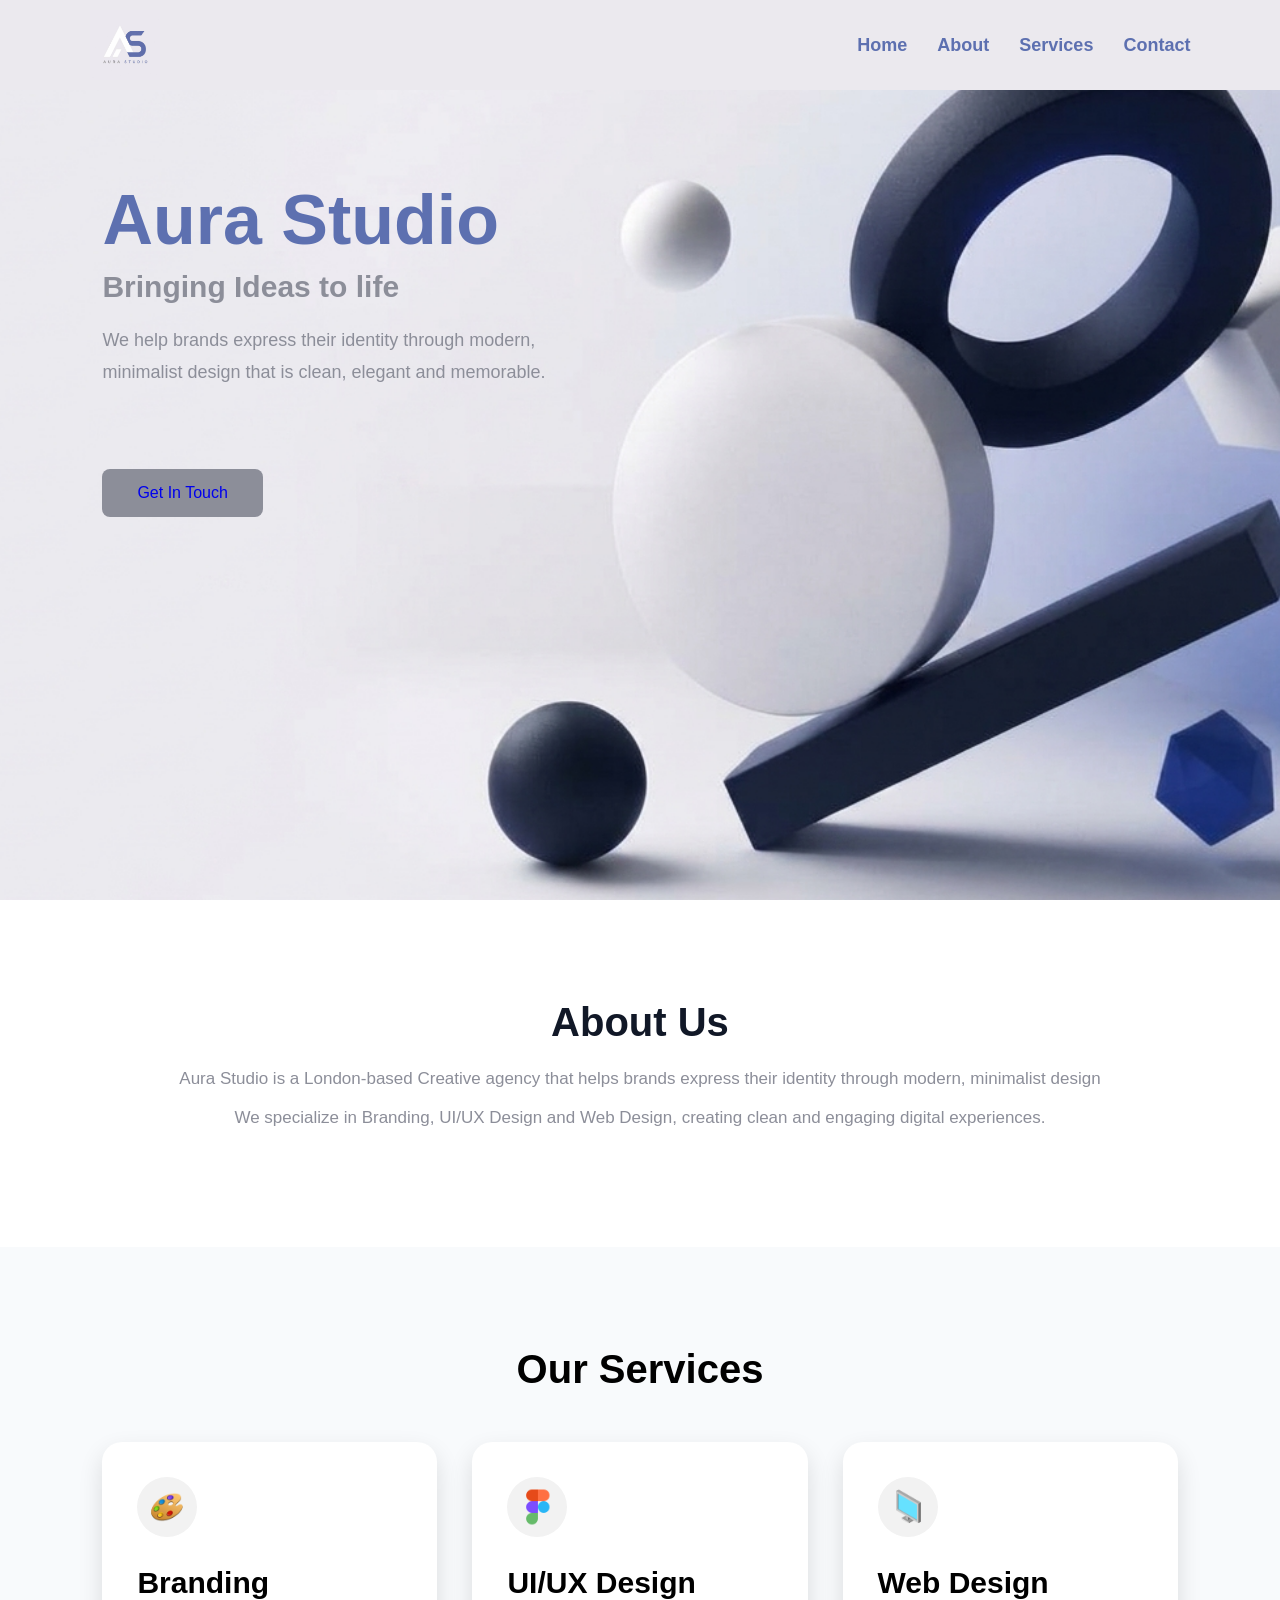
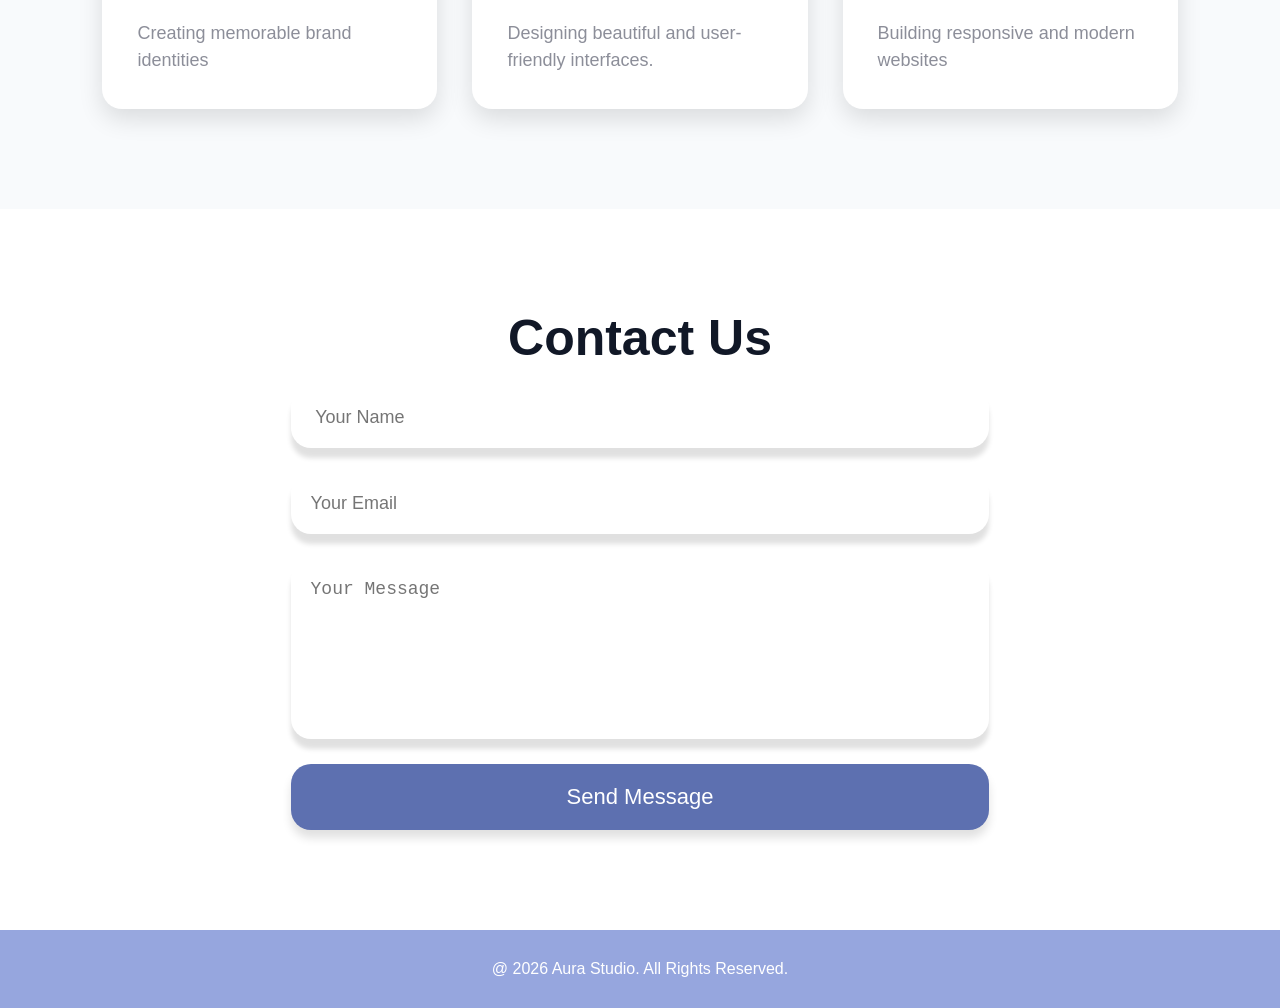
<file: index.html>
<!DOCTYPE html>
<html lang="en">
<head>
    <meta charset="UTF-8">
    <meta name="viewport" content="width=device-width, initial-scale=1.0">
    <title>Aura Studio</title>
    <title>Thank You</title>
    <link rel="stylesheet" href="Aura.css">
    <link rel="Icon" href="image/aura-favicon.png.jpeg">
</head>
<body>

    <!-- BEGINNING OF HERO SECTION 1 -->

    <section id="hero" class="he">

        <div class="herocontent">

            <div class="herotext">
    <nav>
        
            <img src="image/aura-favicon.png.jpeg" alt="">

        <ul id="nav-links">
            <li><a href="#hero">Home</a></li>
            <li><a href="#about">About</a></li>
            <li><a href="#services">Services</a></li>
            <li><a href="#contact">Contact</a></li>
        </ul>

        <div class="ham" onclick="toggleMenu()">
            <img src="image/icons8-hamburger-30 (1).png" alt="">
        </div>

    </nav>
    
                <h1>Aura Studio</h1>
                <h2>Bringing Ideas to life</h2>
                <p>We help brands express their identity through modern, <br>minimalist design that is clean, elegant and memorable.</p>
                <a href="#contact" class="btn"> Get In Touch</a>
            </div>

            <!-- <div class="heroimg">
                <img src="image/image_855949d8.png" alt="Creative Design">
            </div> -->
        </div>

    </section>

    <!-- END OF HERO SECTION 1 -->

    <!-- BEGINNING OF ABOUT SECTION  -->

    <section id="about" class="ab">

        <h2>About Us</h2>
        <p>Aura Studio is a London-based Creative agency that helps brands express their identity through modern, minimalist design</p>
        <p>We specialize in Branding, UI/UX Design and Web Design, creating clean and engaging digital experiences.</p>

    </section>

    <!-- END OF ABOUT SECTION  -->

    <!-- BEGINNING OF SERVICES SECTION -->

    <section id="services" class="ser">

        <h2>Our Services</h2>

        <div class="sercont">

            <div class="sercard">
                <img src="image/icons8-palette-48.png" alt="Branding Icon">
                <h3>Branding</h3>
                <p>Creating memorable brand identities</p>
            </div>

            <div class="sercard">
                <img src="image/icons8-figma-48.png" alt="UI/UX Design Icon">
                <h3>UI/UX Design</h3>
                <p>Designing beautiful and user-friendly interfaces.</p>
            </div>

            <div class="sercard">
                <img src="image/icons8-monitor-50.png" alt="Web Design Icon">
                <h3>Web Design</h3>
                <p>Building responsive and modern websites</p>
            </div>

        </div>

    </section>

    <!-- END OF SERVICES SECTION -->

    <!-- BEGINNING OF CONTACT SECTION -->
     <section id="contact" class="cont">

        <h2>Contact Us</h2>

        <form action="https://formsubmit.co/okekechukwudi2001@gmail.com" method="POST" class="contact-form">

            <input type="text" name="name" placeholder=" Your Name" required>
            <input type="email" name="email" placeholder="Your Email" required>
            <textarea name="message" placeholder="Your Message" required></textarea>
            <button type="submit"> Send Message </button>

            <input type="hidden" name="_captcha" value="false">

            <input type="hidden" name="_next" value="http://aura-studio-719s.vercel.app/thankyou.html">
        </form>

     </section>

    <!-- END OF CONTACT SECTION -->

    <!-- BEGINNING OF FOOTER SECTION -->

    <footer class="foot">
        
        <p> @ 2026 Aura Studio. All Rights Reserved.</p>

    </footer>

    <!-- END OF FOOTER SECTION -->

    <button id="backToTop">

        <img src="image/icons8-up-arrow-48.png" alt="Back To Top">
    </button>

    <script src="script.js"></script>


    
</body>
</html>
</file>
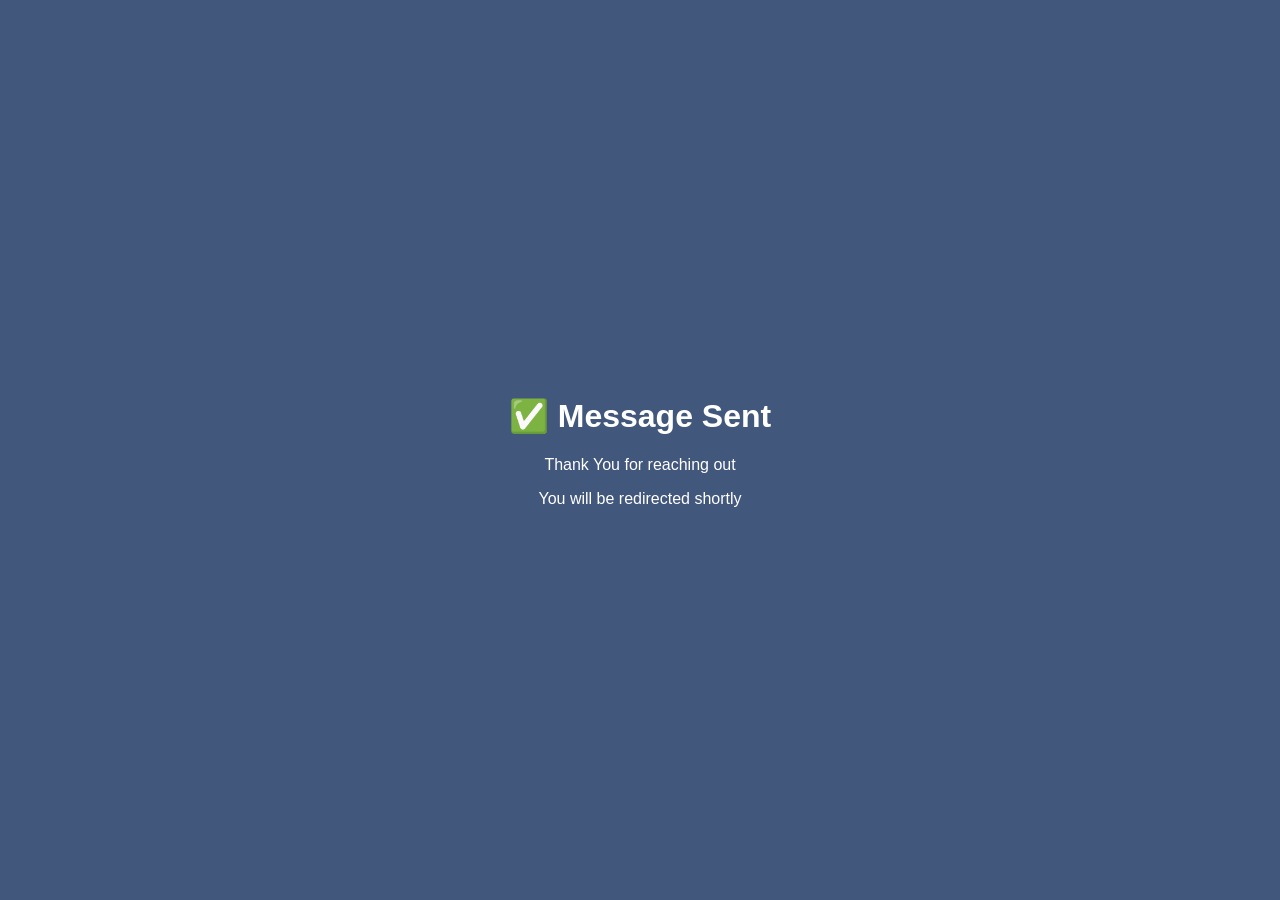
<file: thankyou.html>
<!DOCTYPE html>
<html lang="en">
<head>
    <meta charset="UTF-8">
    <meta name="viewport" content="width=device-width, initial-scale=1.0">
    <title>Message Sent</title>
    <meta http-equiv="refresh" content="3;url=index.html#Contact">

    <style>
        body{
            margin: 0;
            display: flex;
            justify-content: center;
            align-items: center;
            height: 100vh;
            background-color: #42577c;
            color: white;
            font-family: Arial, Helvetica, sans-serif;
        }

        .box{
            text-align: center;
        }

        .h1{
            font-size: 45px;
            margin-right: 20px;
        }

        .p{
            font-size: 20px;
            color: #d1d5db;
        }
    </style>
</head>
<body>

    <div class="box">
        <h1>✅ Message Sent</h1>
        <p>Thank You for reaching out</p>
        <p>You will be redirected shortly</p>
    </div>

    
     
</body>
</html>
</file>
<file: Aura.css>
*{
    margin: 0;
    padding: 0;
    box-sizing: border-box;
}
html{
    scroll-behavior: smooth;
}
#hero, #about, #services, #contact{
    scroll-margin-top: 100px;
}
body{
    font-family: Arial, Helvetica, sans-serif;
    width: 100%;
    overflow-x: hidden;
    
}
/* HERO SECTION  */
.he{
    min-height: 100vh;
    background-image: url(image/image_855949d8.png);
    background-size: cover;
    background-position: center;
    background-repeat: no-repeat;
    padding: 100px 8% 20px;
}

.herocontent{
    width: 50%;
    padding-top: 80px;
}
.heroimg img{
    width: 100%;
}

nav img{
    width: 70px;
    height: 70px;   
}
nav{
    /* margin-bottom: 60px; */
    position: fixed;
    top: 0;
    left: 0;
    width: 100%;
    display: flex;
    align-items: center;
    justify-content: space-between;
    padding: 10px 7%;
    box-sizing: border-box;
    z-index: 1000;
    background-color: #ebe9ee;
    backdrop-filter: blur(10px);

}

nav ul{
    display: flex;
    list-style: none;
    gap: 30px;
    align-items: center;
    margin: 0;
    padding: 0;
   
}

.ham{
    display: none;
    cursor: pointer;
}

.ham img{
    width: 35px;
    height: 35px;
    display: block;
}
nav ul li a{
    text-decoration: none;
    color: #5d70b0;
    font-size: 18px;
    font-weight: bold;
}

nav ul li a:hover{
    color: #194aec;
}

.herotext h1{
    font-size: 70px;
    color: #5d70b0;
    margin-bottom: 10px;
}

.herotext h2{
    font-size: 30px;
    color: #8C8E99;
    margin-bottom: 20px;
}

.herotext p{
    color: #8C8E99;
    font-size: 18px;
    line-height: 1.8;
    margin-bottom: 30px;
}

.btn{
    display: inline-block;
    text-decoration: none;
    background: #8C8E99;
    padding: 15px 35px;
    border-radius: 8px;
    transition: .3s;
    margin-top: 50px;
}

.btn:hover{
    background: #8C8E99;
}

.ab{
    padding: 100px 8%;
    text-align: center;
    background: #ffffff;
}

.ab h2{
    font-size: 40px;
    color: #111827;
    margin-bottom: 25px;
}

.ab p{
    font-size: 17px;
    line-height: 1.1;
    color: #8C8E99;
    margin-bottom: 20px;
}

/* Services section */

.ser{
    padding: 100px 8%;
    background: #f8fafc;
}

.ser h2{
    text-align: center;
    font-size: 40px;
    margin-bottom: 50px;
}

.sercont{
    display: grid;
    grid-template-columns: repeat(3, 1fr);
    gap: 35px; 
}

.sercard{
    background: white;
    padding: 35px;
    border-radius: 20px;
    box-shadow: 0 10px 25px rgba(0, 0, 0, .12);
    transition: .4s;
}

.sercard:hover{
    transform: translateY(-10px);
}

.sercard img{
    width: 60px;
    height: 60px;
    margin-bottom: 25px;
    background: #f2f2f2;
    border-radius: 50%;
    padding: 10px;
}

.sercard h3{
    font-size: 30px;
    margin-bottom: 20px;
}

.sercard p{
    font-size: 18px;
    color: #8C8E99;
    line-height: 1.5;
}

/* Contact section */

.cont{
    padding: 100px 8%;
    background: #ffffff;
}

.cont h2{
    text-align: center;
    font-size: 50px;
    margin-bottom: 20px;
    font-weight: bold;
    color: #111827;
}

.cont form{
    width: 65%;
    margin: auto;
    display: flex;
    flex-direction: column;
    gap: 25px;
}

.cont input, 
.cont textarea{
    width: 100%;
    padding: 20px;
    border: none;
    border-radius: 20px;
    font-size: 18px;
    outline: none;
    box-shadow: 0 10px 5px rgba(0, 0, 0, .12);
}

.cont input:focus,
.cont textarea:focus{
    border-color: #2563eb;
}

.cont textarea{
    height: 180px;
    resize: none;
}

.cont button{
    width: 100%;
    padding: 20px;
    border: none;
    border-radius: 20px;
    background: #5d70b0;
    color: white;
    font-size: 22px;
    cursor: pointer;
    transition: .3s;
    box-shadow: 0 8px 10px rgba(0, 0, 0, .12);
    transition: .3s;
}

.cont button:hover{
    background: #96a6de;
}

/* Footer section */

.foot{
    background: #96a6de;
    color: #ffffff;
    padding: 30px;
    text-align: center;
}

#backToTop{
    position: fixed;
    bottom: 30px;
    right: 30px;
    width: 55px;
    height: 55px;
    border: none;
    border-radius: 50%;
    background: #5d70b0;
    cursor: pointer;
    box-shadow: 0 8px 20px rgba(0, 0, 0, .2);
    z-index: 999;
    transition: .3s;
}

#backToTop:hover{
    background: #96a6de;
    transform: translateY(-5px);
}

/* #msg{
    margin-top: 15px;
    font-weight: bold;
} */

/* Phone responsiveness */
@media (max-width:768px) {
    .ham{
        display: block;
    }
    nav ul{
        display: none;
    }
    nav ul.active{
        display: flex;
        position: absolute;
        top: 40px;
        left: 0;
        width: 100%;
        background: #ebe9ee;
        justify-content: center;
        gap: 20px;
        padding: 15px 0;
    }
    nav{
        padding: 0 10px;
        justify-content: space-between;
        align-items: center;
    }
    nav img{
        padding: 0;
        width: 45px;
        height: 45px;
    }
    /* .herocontent{
        flex-direction: column;
        text-align: center;
        gap: 40px;
    } */

    .herocontent{
        width: 100%;
        text-align: center;
    }

    .herotext{
        width: 100%;
    }

    .heroimg{
        width: 100%;
    }

    .heroimg img{
        width: 100%;
        max-width: 350px;
        margin: auto;
        display: block;
    }

    .herotext h2{
        font-size: 40px;
    }

    .herotext p{
        font-size: 18px;
    }

    .btn{
        display: inline-block;
        margin-top: 20px;
    }

    /* services */

    .sercont{
        grid-template-columns: 1fr;
    }

    .sercard{
        width: 100%;
    }

    /* contact */

    .cont form{
        width: 100%;
    }

    .cont h2{
        font-size: 35px;
    }

    footer{
        text-align: center;
        padding: 20px;
    }
}

/* @media (min-width: 769px) and (max-width: 1366px){
    .ham{
        display: block;
    }
    nav ul{
        display: none;
    }
    nav ul.active{
        display: flex;
        position: absolute;
        top: 40px;
        left: 0;
        width: 100%;
        background: #ebe9ee;
        justify-content: center;
        gap: 20px;
        padding: 15px 0;
    }
    nav{
        padding: 0 10px;
        justify-content: space-between;
        align-items: center;
    }
    nav img{
        padding: 0;
        width: 45px;
        height: 45px;
    }

    .he{
        padding: 100px 5%;
    }

    .herocontent{
        width: 60%;
    }

    .herotext h1{
        font-size: 60px;
    }

    .herotext h2{
        font-size: 28px;
    }

    .herotext p{
        font-size: 18px;
        line-height: 1.6;
    }

    .heroimg{
        width: 90%;
        max-width: 400px;
        display: block;
        margin: auto;
    }

    .sercont{
        grid-template-columns: repeat(2,1fr);
    }

    .cont form{
        width: 80%;
    }
} */
</file>
